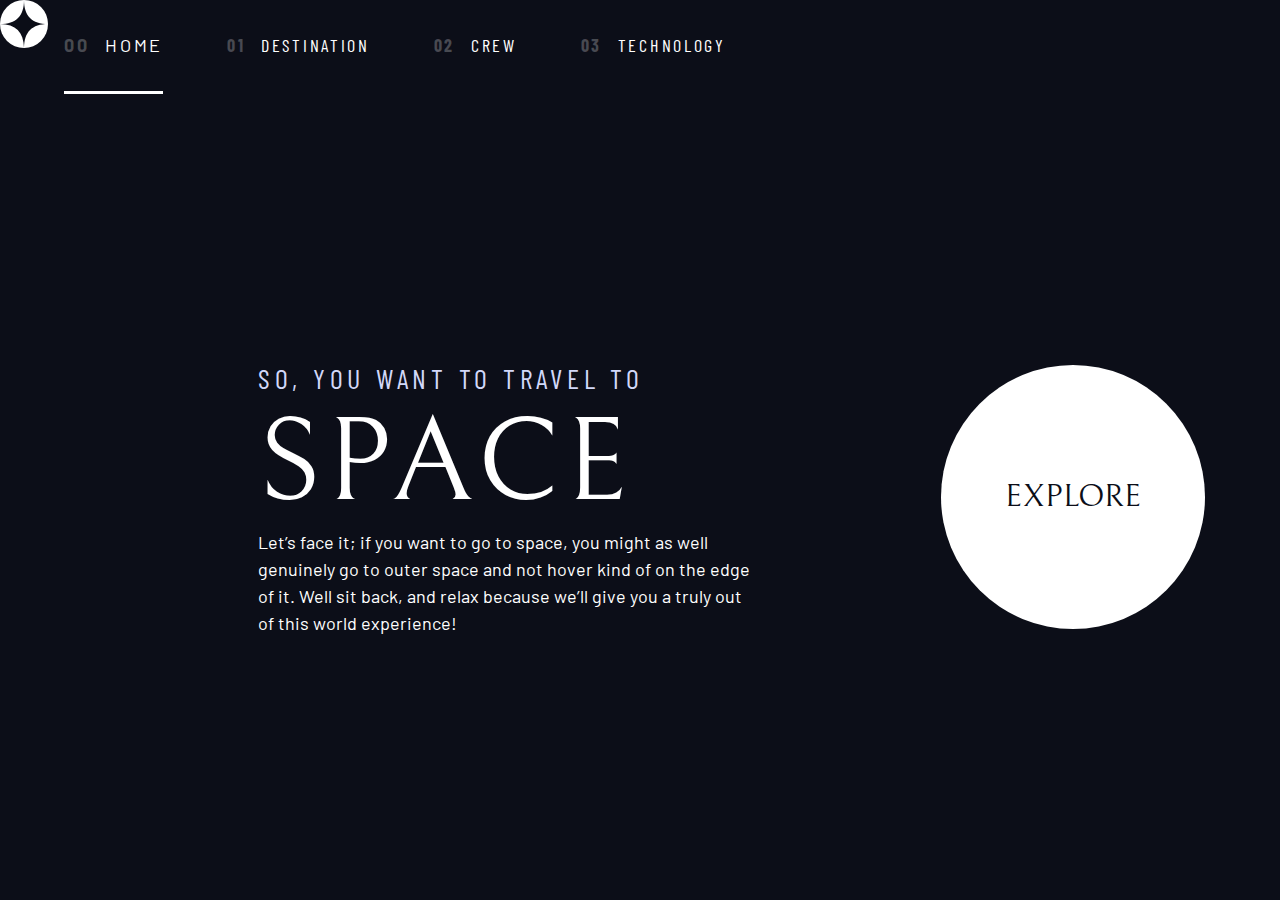
<file: index.html>
<!DOCTYPE html>
<html lang="en">
<head>
  <meta charset="UTF-8">
  <meta name="viewport" content="width=device-width, initial-scale=1.0">

  <link rel="icon" type="image/png" sizes="32x32" href="./assets/favicon-32x32.png">

    <!-- Google fonts -->
    <link rel="preconnect" href="https://fonts.googleapis.com">
    <link rel="preconnect" href="https://fonts.gstatic.com" crossorigin>
    <link href="https://fonts.googleapis.com/css2?family=Barlow+Condensed:wght@400;700&family=Bellefair&family=Barlow:wght@400;700&display=swap"
        rel="stylesheet">

    <link rel="stylesheet" href="index.css">
  
  <title>Frontend Mentor | Space tourism website</title>
</head>
<body class="home">

    <header class="primary-header flex">
        <div>
            <img src="./assets/shared/logo.svg" alt="space tourism logo" class="logo">
        </div>
        <nav>
            <ul class="primary-navigation underline-indicators flex" style="--gap: 4rem">
                <li class="active"><a class="uppercase text-white letter-spacing-2" href="index.html"><span>00</span> Home</a></li>
                <li><a class="uppercase ff-sans-cond text-white letter-spacing-2" href="destination.html"><span>01</span> Destination</a></li>
                <li><a class="uppercase ff-sans-cond text-white letter-spacing-2" href="crew.html"><span>02</span> Crew</a></li>
                <li><a class="uppercase ff-sans-cond text-white letter-spacing-2" href="technology.html"><span>03</span> Technology</a></li>
            </ul>
        </nav>
    </header>

    <div class="grid-container">
        <div>
            <h1 class="text-accent fs-500 ff-sans-cond uppercase letter-spacing-1">So, you want to travel to
                <span class="d-block fs-900 ff-serif text-white">Space</span></h1>

            <p>Let’s face it; if you want to go to space, you might as well genuinely go to 
            outer space and not hover kind of on the edge of it. Well sit back, and relax 
            because we’ll give you a truly out of this world experience!</p>
        </div>
        <div>
            <a href="#" class="large-button uppercase ff-serif text-dark bg-white">Explore</a>
        </div>
    </div>

</body>
</html>
</file>
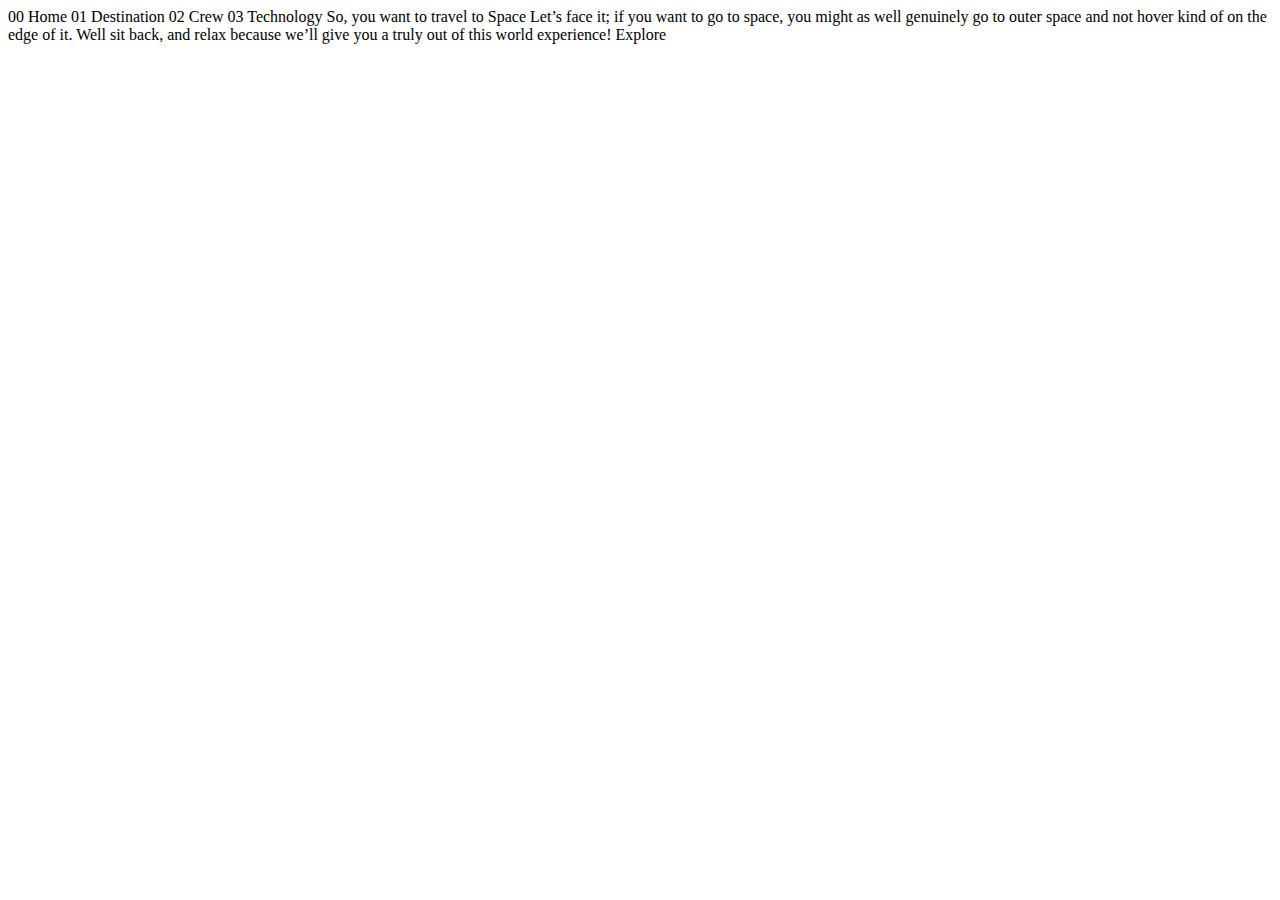
<file: ref-src/index.html>
<!DOCTYPE html>
<html lang="en">
<head>
  <meta charset="UTF-8">
  <meta name="viewport" content="width=device-width, initial-scale=1.0">

  <link rel="icon" type="image/png" sizes="32x32" href="./assets/favicon-32x32.png">
  
  <title>Frontend Mentor | Space tourism website</title>
</head>
<body>

  00 Home
  01 Destination
  02 Crew
  03 Technology

  So, you want to travel to
  Space
  Let’s face it; if you want to go to space, you might as well genuinely go to 
  outer space and not hover kind of on the edge of it. Well sit back, and relax 
  because we’ll give you a truly out of this world experience!

  Explore

</body>
</html>
</file>
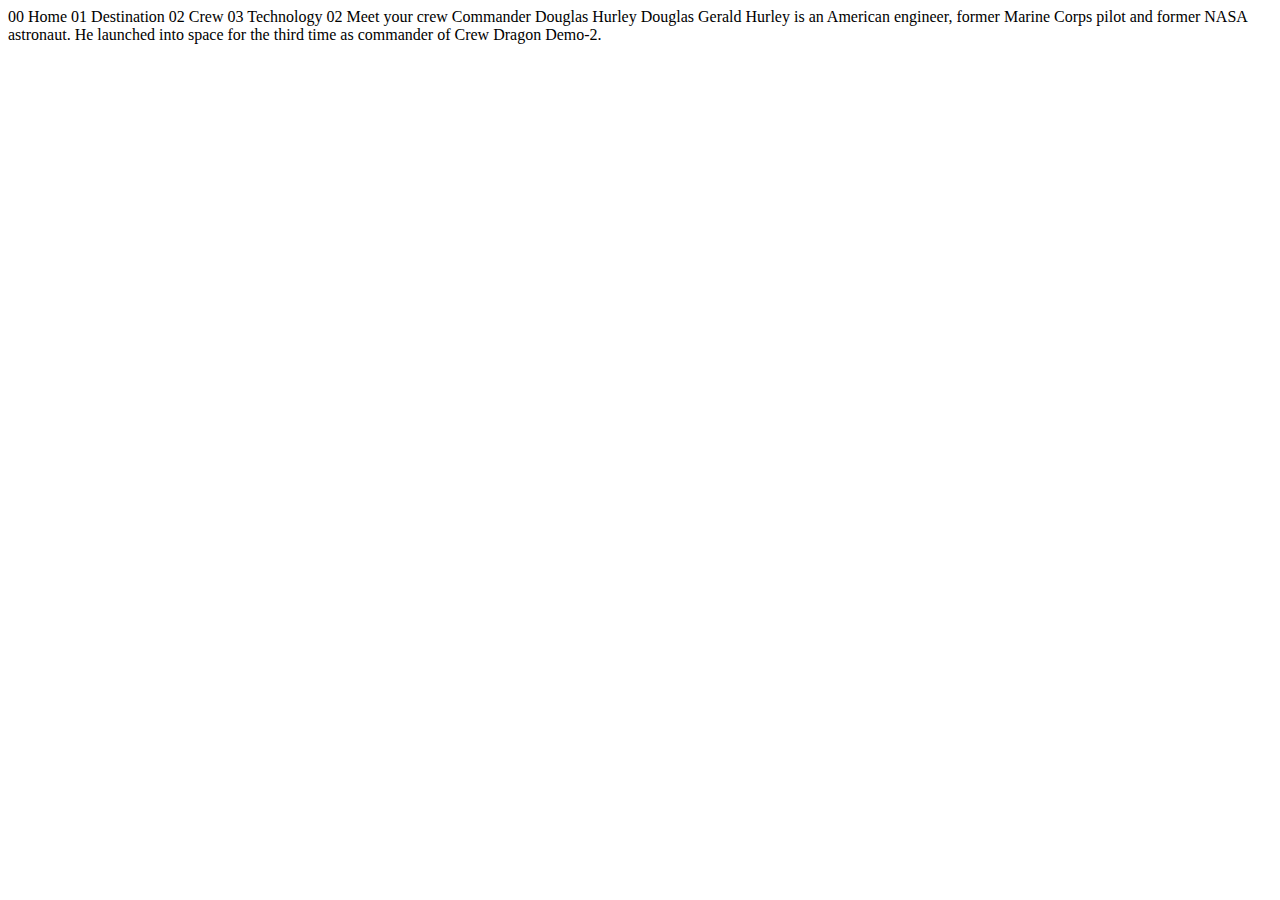
<file: ref-src/crew-commander.html>
<!DOCTYPE html>
<html lang="en">
<head>
  <meta charset="UTF-8">
  <meta name="viewport" content="width=device-width, initial-scale=1.0">

  <link rel="icon" type="image/png" sizes="32x32" href="./assets/favicon-32x32.png">
  
  <title>Frontend Mentor | Space tourism website</title>
</head>
<body>

  00 Home
  01 Destination
  02 Crew
  03 Technology

  02 Meet your crew

  Commander
  Douglas Hurley

  Douglas Gerald Hurley is an American engineer, former Marine Corps pilot 
  and former NASA astronaut. He launched into space for the third time as 
  commander of Crew Dragon Demo-2.
</body>
</html>
</file>
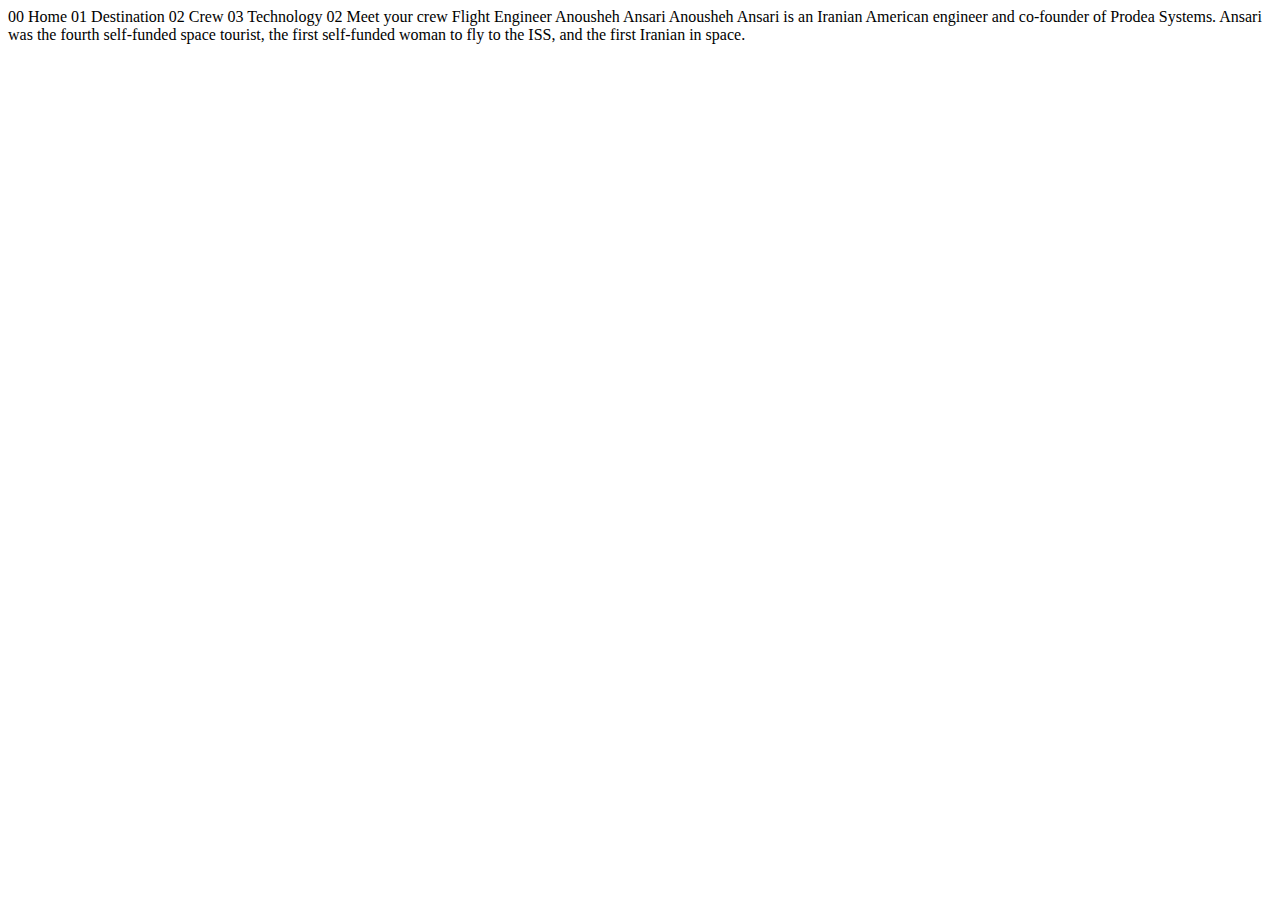
<file: ref-src/crew-engineer.html>
<!DOCTYPE html>
<html lang="en">
<head>
  <meta charset="UTF-8">
  <meta name="viewport" content="width=device-width, initial-scale=1.0">

  <link rel="icon" type="image/png" sizes="32x32" href="./assets/favicon-32x32.png">
  
  <title>Frontend Mentor | Space tourism website</title>
</head>
<body>

  00 Home
  01 Destination
  02 Crew
  03 Technology

  02 Meet your crew

  Flight Engineer
  Anousheh Ansari

  Anousheh Ansari is an Iranian American engineer and co-founder of Prodea Systems. 
  Ansari was the fourth self-funded space tourist, the first self-funded woman to 
  fly to the ISS, and the first Iranian in space. 
</body>
</html>
</file>
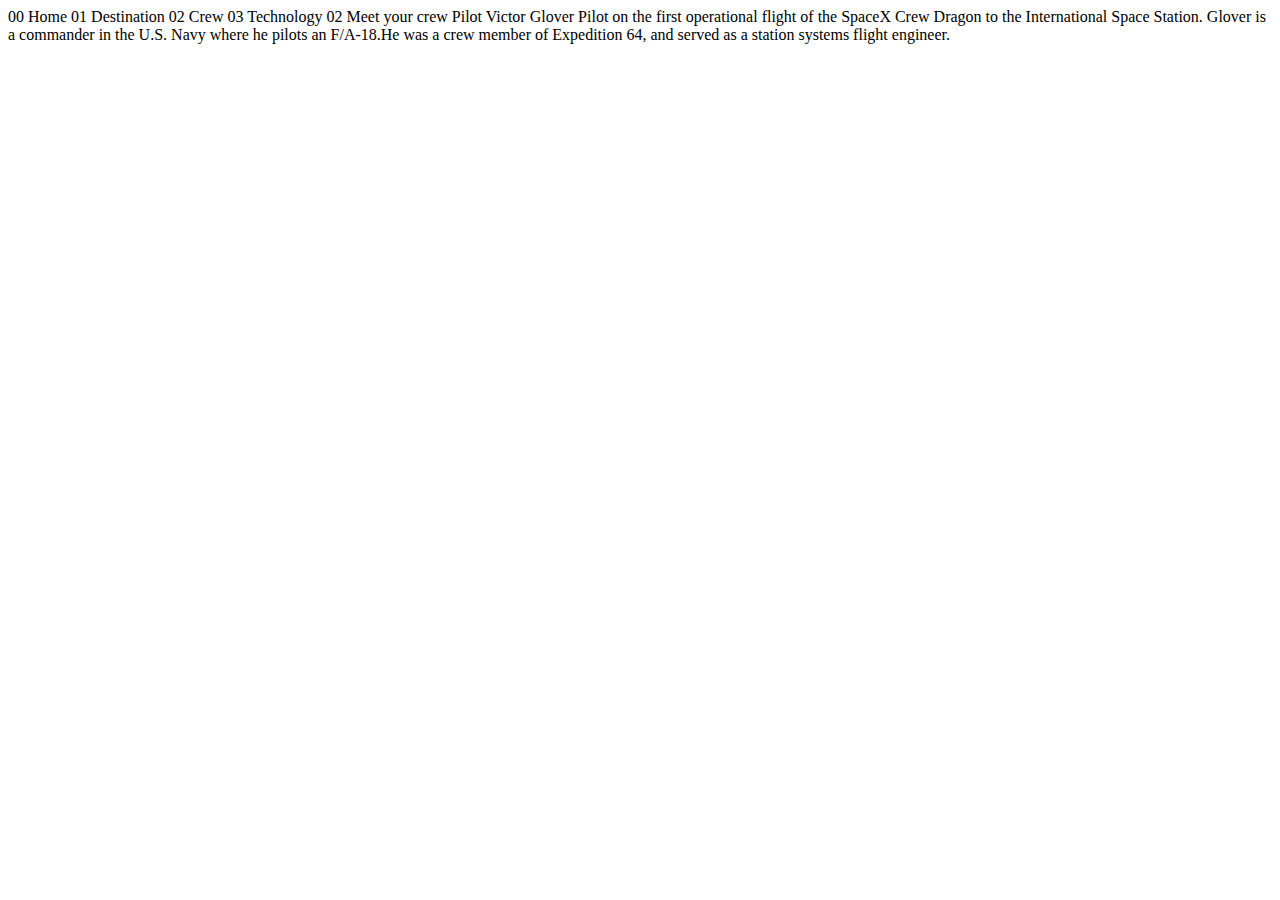
<file: ref-src/crew-pilot.html>
<!DOCTYPE html>
<html lang="en">
<head>
  <meta charset="UTF-8">
  <meta name="viewport" content="width=device-width, initial-scale=1.0">

  <link rel="icon" type="image/png" sizes="32x32" href="./assets/favicon-32x32.png">
  
  <title>Frontend Mentor | Space tourism website</title>
</head>
<body>

  00 Home
  01 Destination
  02 Crew
  03 Technology

  02 Meet your crew

  Pilot
  Victor Glover

  Pilot on the first operational flight of the SpaceX Crew Dragon to the 
  International Space Station. Glover is a commander in the U.S. Navy where 
  he pilots an F/A-18.He was a crew member of Expedition 64, and served as a 
  station systems flight engineer. 
</body>
</html>
</file>
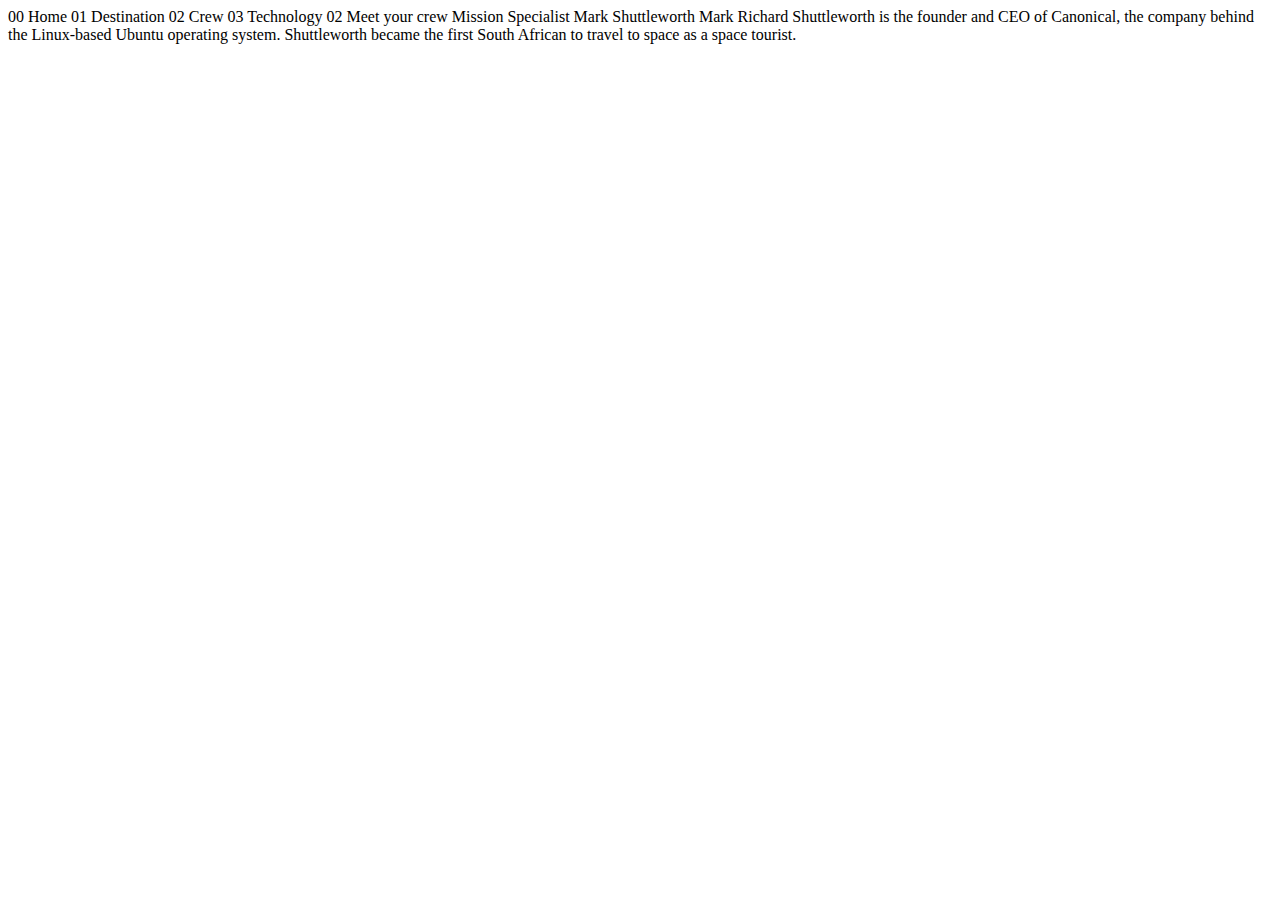
<file: ref-src/crew-specialist.html>
<!DOCTYPE html>
<html lang="en">
<head>
  <meta charset="UTF-8">
  <meta name="viewport" content="width=device-width, initial-scale=1.0">

  <link rel="icon" type="image/png" sizes="32x32" href="./assets/favicon-32x32.png">
  
  <title>Frontend Mentor | Space tourism website</title>
</head>
<body>

  00 Home
  01 Destination
  02 Crew
  03 Technology

  02 Meet your crew

  Mission Specialist
  Mark Shuttleworth

  Mark Richard Shuttleworth is the founder and CEO of Canonical, the company behind 
  the Linux-based Ubuntu operating system. Shuttleworth became the first South 
  African to travel to space as a space tourist.
</body>
</html>
</file>
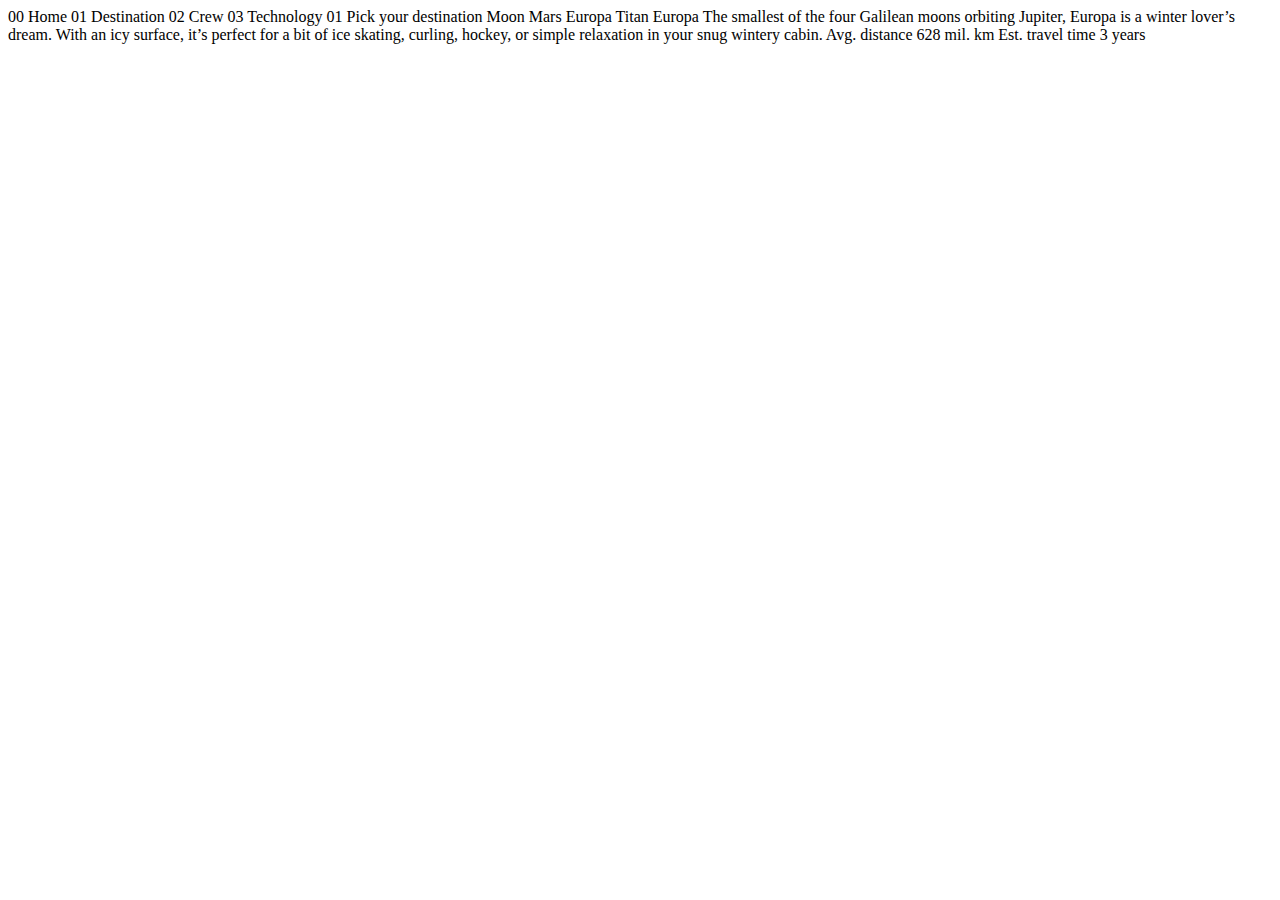
<file: ref-src/destination-europa.html>
<!DOCTYPE html>
<html lang="en">
<head>
  <meta charset="UTF-8">
  <meta name="viewport" content="width=device-width, initial-scale=1.0">

  <link rel="icon" type="image/png" sizes="32x32" href="./assets/favicon-32x32.png">
  
  <title>Frontend Mentor | Space tourism website</title>
</head>
<body>

  00 Home
  01 Destination
  02 Crew
  03 Technology

  01 Pick your destination

  Moon
  Mars
  Europa
  Titan

  Europa

  The smallest of the four Galilean moons orbiting Jupiter, Europa is a 
  winter lover’s dream. With an icy surface, it’s perfect for a bit of 
  ice skating, curling, hockey, or simple relaxation in your snug 
  wintery cabin.

  Avg. distance
  628 mil. km

  Est. travel time
  3 years
</body>
</html>
</file>
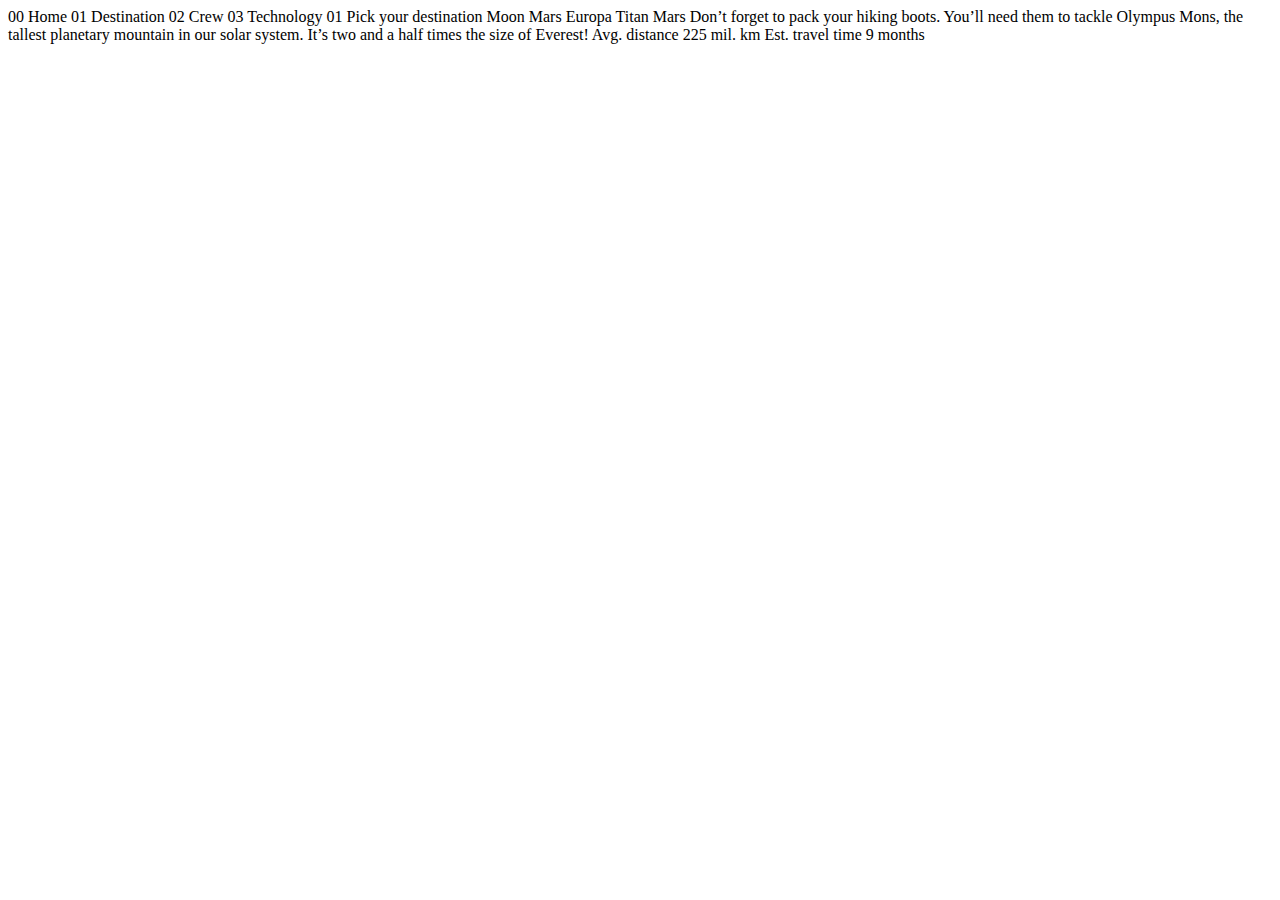
<file: ref-src/destination-mars.html>
<!DOCTYPE html>
<html lang="en">
<head>
  <meta charset="UTF-8">
  <meta name="viewport" content="width=device-width, initial-scale=1.0">

  <link rel="icon" type="image/png" sizes="32x32" href="./assets/favicon-32x32.png">
  
  <title>Frontend Mentor | Space tourism website</title>
</head>
<body>

  00 Home
  01 Destination
  02 Crew
  03 Technology

  01 Pick your destination

  Moon
  Mars
  Europa
  Titan

  Mars

  Don’t forget to pack your hiking boots. You’ll need them to tackle Olympus Mons, 
  the tallest planetary mountain in our solar system. It’s two and a half times 
  the size of Everest!

  Avg. distance
  225 mil. km

  Est. travel time
  9 months
</body>
</html>
</file>
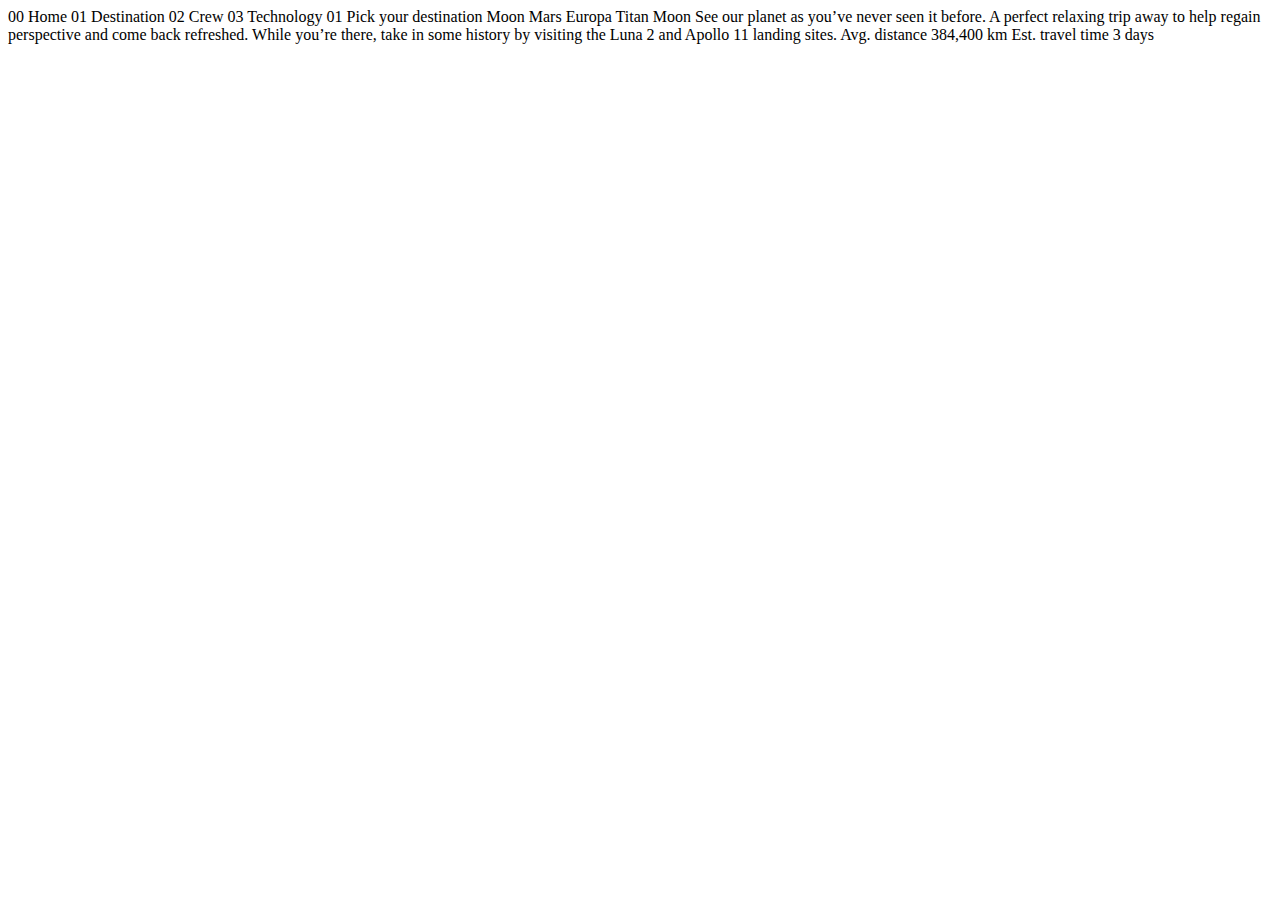
<file: ref-src/destination-moon.html>
<!DOCTYPE html>
<html lang="en">
<head>
  <meta charset="UTF-8">
  <meta name="viewport" content="width=device-width, initial-scale=1.0">

  <link rel="icon" type="image/png" sizes="32x32" href="./assets/favicon-32x32.png">
  
  <title>Frontend Mentor | Space tourism website</title>
</head>
<body>

  00 Home
  01 Destination
  02 Crew
  03 Technology

  01 Pick your destination

  Moon
  Mars
  Europa
  Titan

  Moon

  See our planet as you’ve never seen it before. A perfect relaxing trip away to help 
  regain perspective and come back refreshed. While you’re there, take in some history 
  by visiting the Luna 2 and Apollo 11 landing sites.

  Avg. distance
  384,400 km

  Est. travel time
  3 days
</body>
</html>
</file>
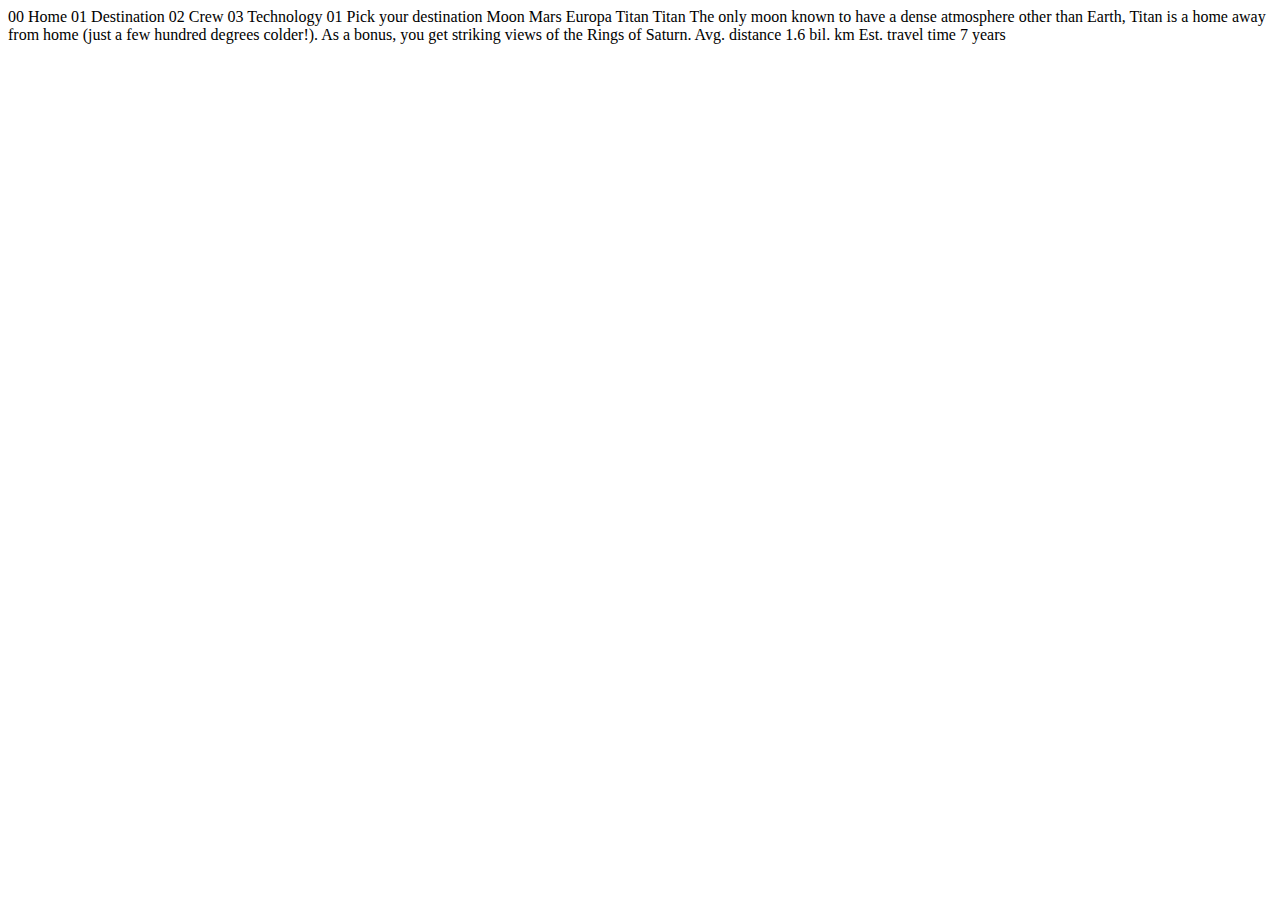
<file: ref-src/destination-titan.html>
<!DOCTYPE html>
<html lang="en">
<head>
  <meta charset="UTF-8">
  <meta name="viewport" content="width=device-width, initial-scale=1.0">

  <link rel="icon" type="image/png" sizes="32x32" href="./assets/favicon-32x32.png">
  
  <title>Frontend Mentor | Space tourism website</title>
</head>
<body>

  00 Home
  01 Destination
  02 Crew
  03 Technology

  01 Pick your destination

  Moon
  Mars
  Europa
  Titan

  Titan

  The only moon known to have a dense atmosphere other than Earth, Titan 
  is a home away from home (just a few hundred degrees colder!). As a 
  bonus, you get striking views of the Rings of Saturn.

  Avg. distance
  1.6 bil. km

  Est. travel time
  7 years
</body>
</html>
</file>
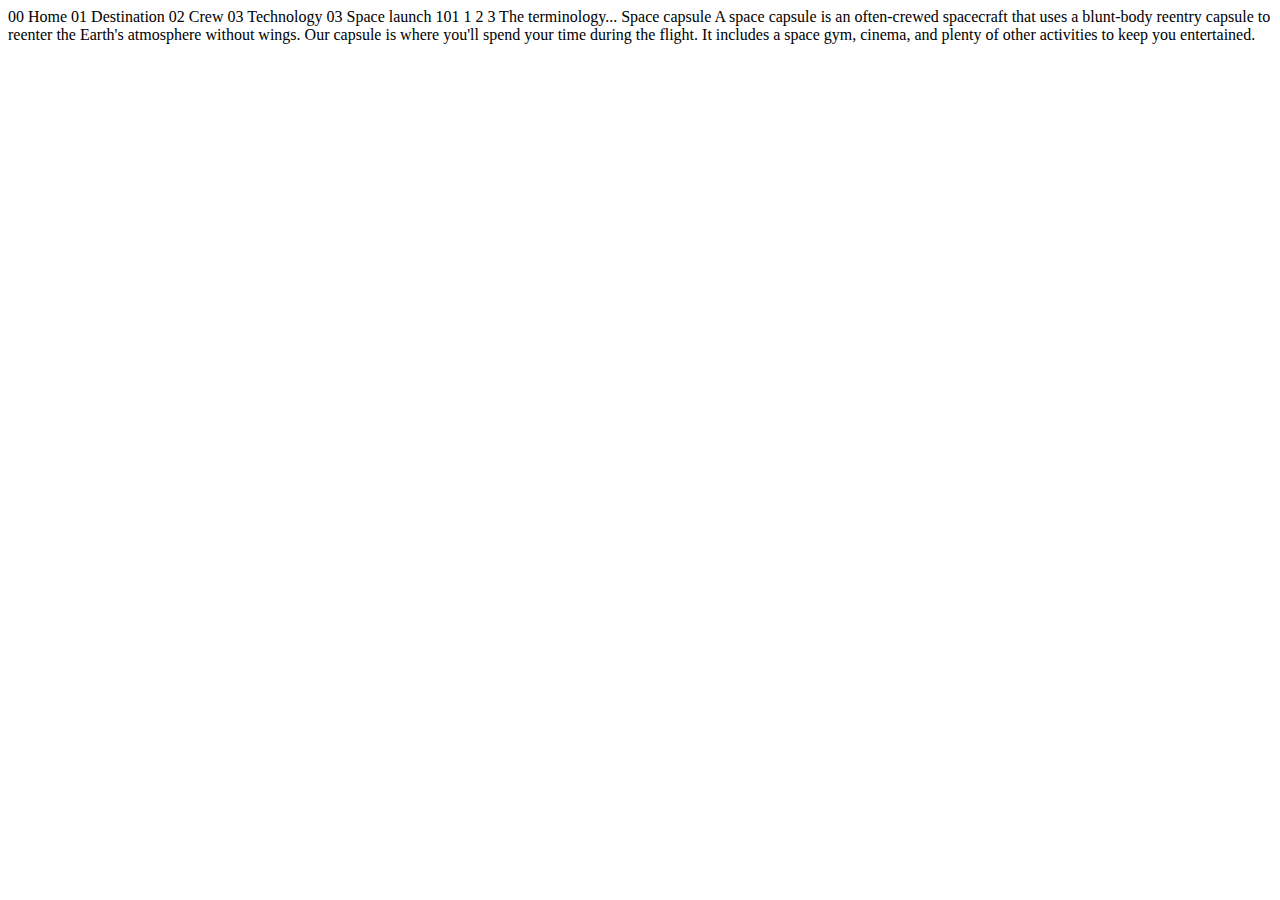
<file: ref-src/technology-capsule.html>
<!DOCTYPE html>
<html lang="en">
<head>
  <meta charset="UTF-8">
  <meta name="viewport" content="width=device-width, initial-scale=1.0">

  <link rel="icon" type="image/png" sizes="32x32" href="./assets/favicon-32x32.png">
  
  <title>Frontend Mentor | Space tourism website</title>
</head>
<body>

  00 Home
  01 Destination
  02 Crew
  03 Technology

  03 Space launch 101

  1
  2
  3

  The terminology...
  Space capsule

  A space capsule is an often-crewed spacecraft that uses a blunt-body reentry 
  capsule to reenter the Earth's atmosphere without wings. Our capsule is where 
  you'll spend your time during the flight. It includes a space gym, cinema, 
  and plenty of other activities to keep you entertained.
</body>
</html>
</file>
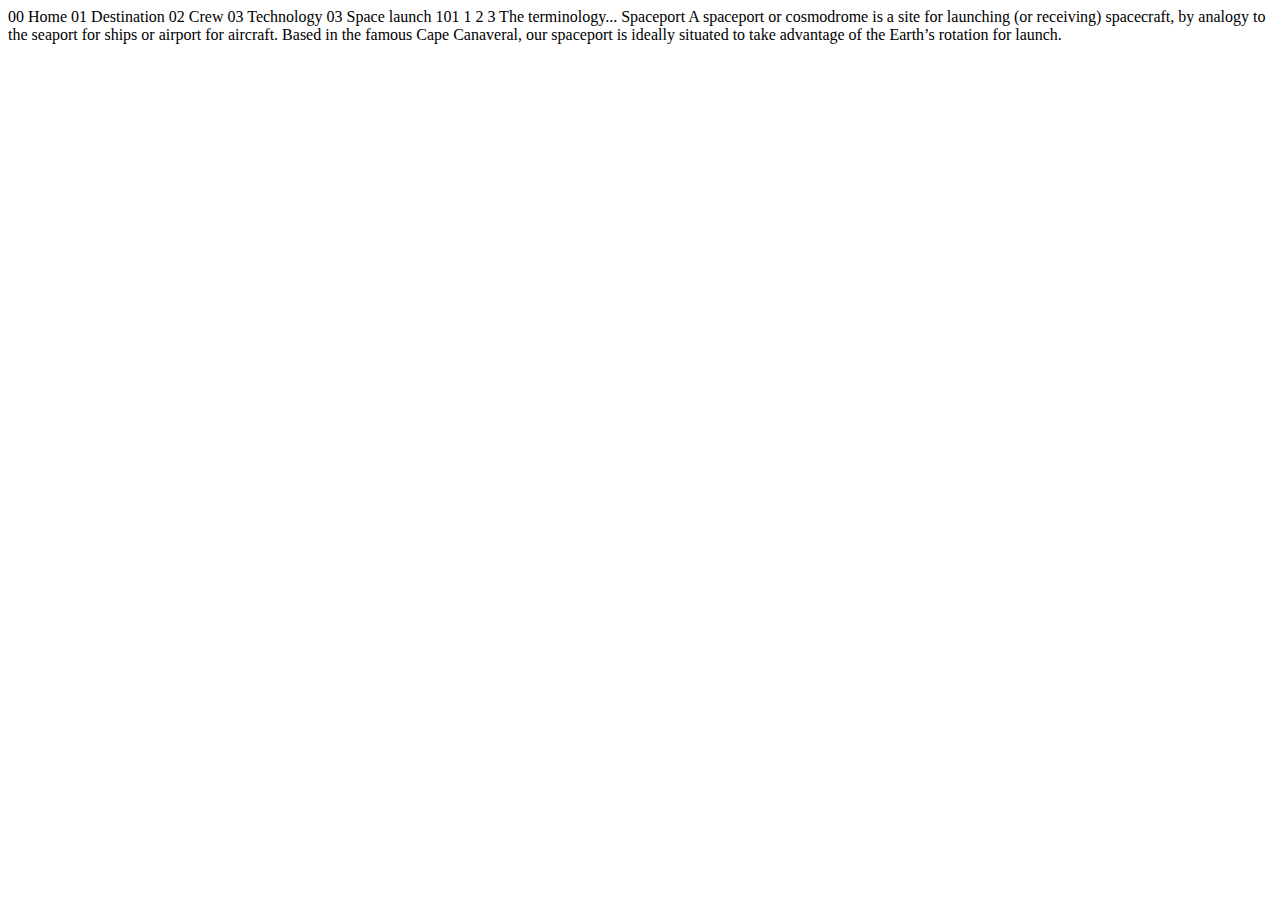
<file: ref-src/technology-spaceport.html>
<!DOCTYPE html>
<html lang="en">
<head>
  <meta charset="UTF-8">
  <meta name="viewport" content="width=device-width, initial-scale=1.0">

  <link rel="icon" type="image/png" sizes="32x32" href="./assets/favicon-32x32.png">
  
  <title>Frontend Mentor | Space tourism website</title>
</head>
<body>

  00 Home
  01 Destination
  02 Crew
  03 Technology

  03 Space launch 101

  1
  2
  3

  The terminology...
  Spaceport

  A spaceport or cosmodrome is a site for launching (or receiving) spacecraft, 
  by analogy to the seaport for ships or airport for aircraft. Based in the 
  famous Cape Canaveral, our spaceport is ideally situated to take advantage 
  of the Earth’s rotation for launch.
</body>
</html>
</file>
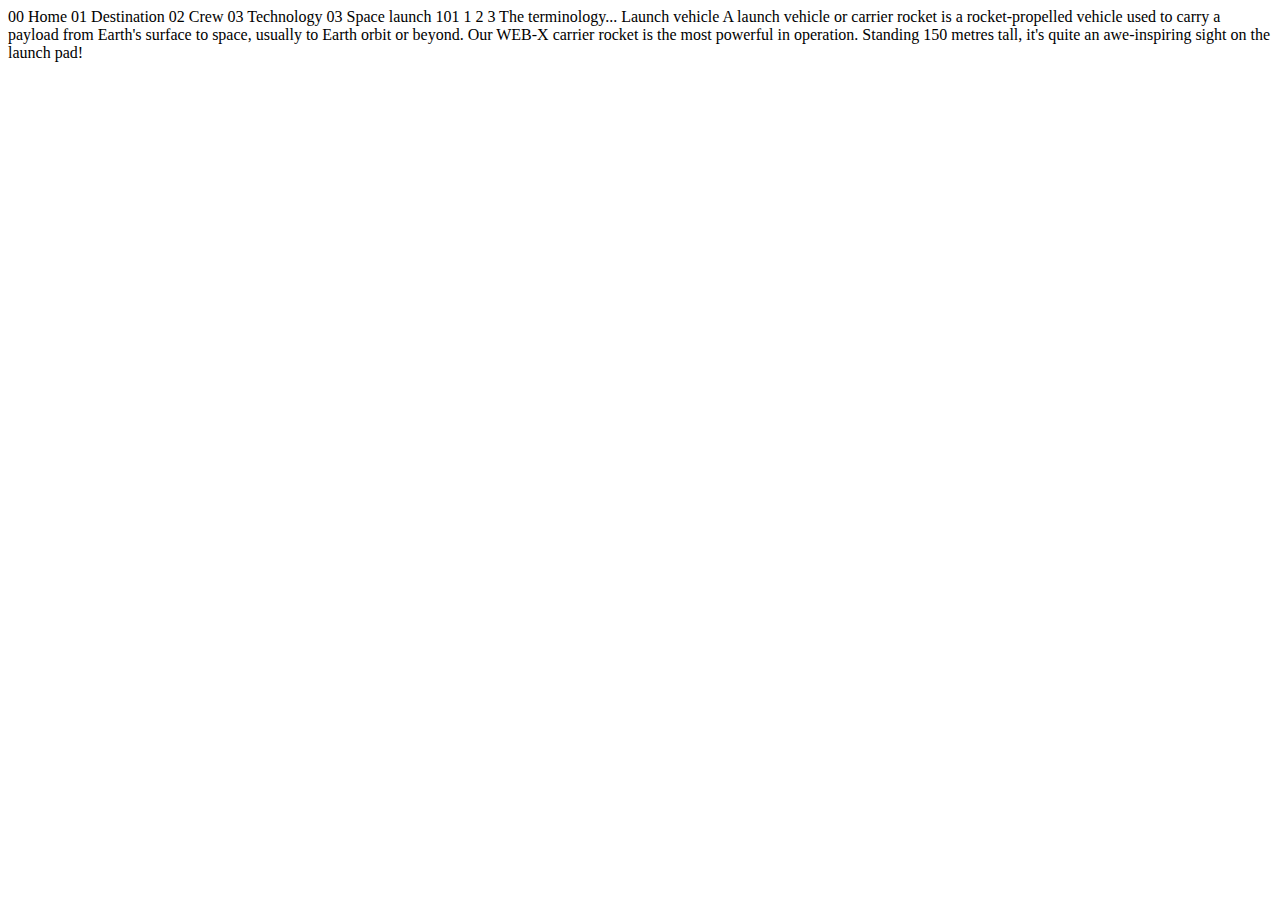
<file: ref-src/technology-vehicle.html>
<!DOCTYPE html>
<html lang="en">
<head>
  <meta charset="UTF-8">
  <meta name="viewport" content="width=device-width, initial-scale=1.0">

  <link rel="icon" type="image/png" sizes="32x32" href="./assets/favicon-32x32.png">
  
  <title>Frontend Mentor | Space tourism website</title>
</head>
<body>

  00 Home
  01 Destination
  02 Crew
  03 Technology

  03 Space launch 101

  1
  2
  3

  The terminology...
  Launch vehicle

  A launch vehicle or carrier rocket is a rocket-propelled vehicle used to carry a 
  payload from Earth's surface to space, usually to Earth orbit or beyond. Our 
  WEB-X carrier rocket is the most powerful in operation. Standing 150 metres tall, 
  it's quite an awe-inspiring sight on the launch pad!
</body>
</html>
</file>
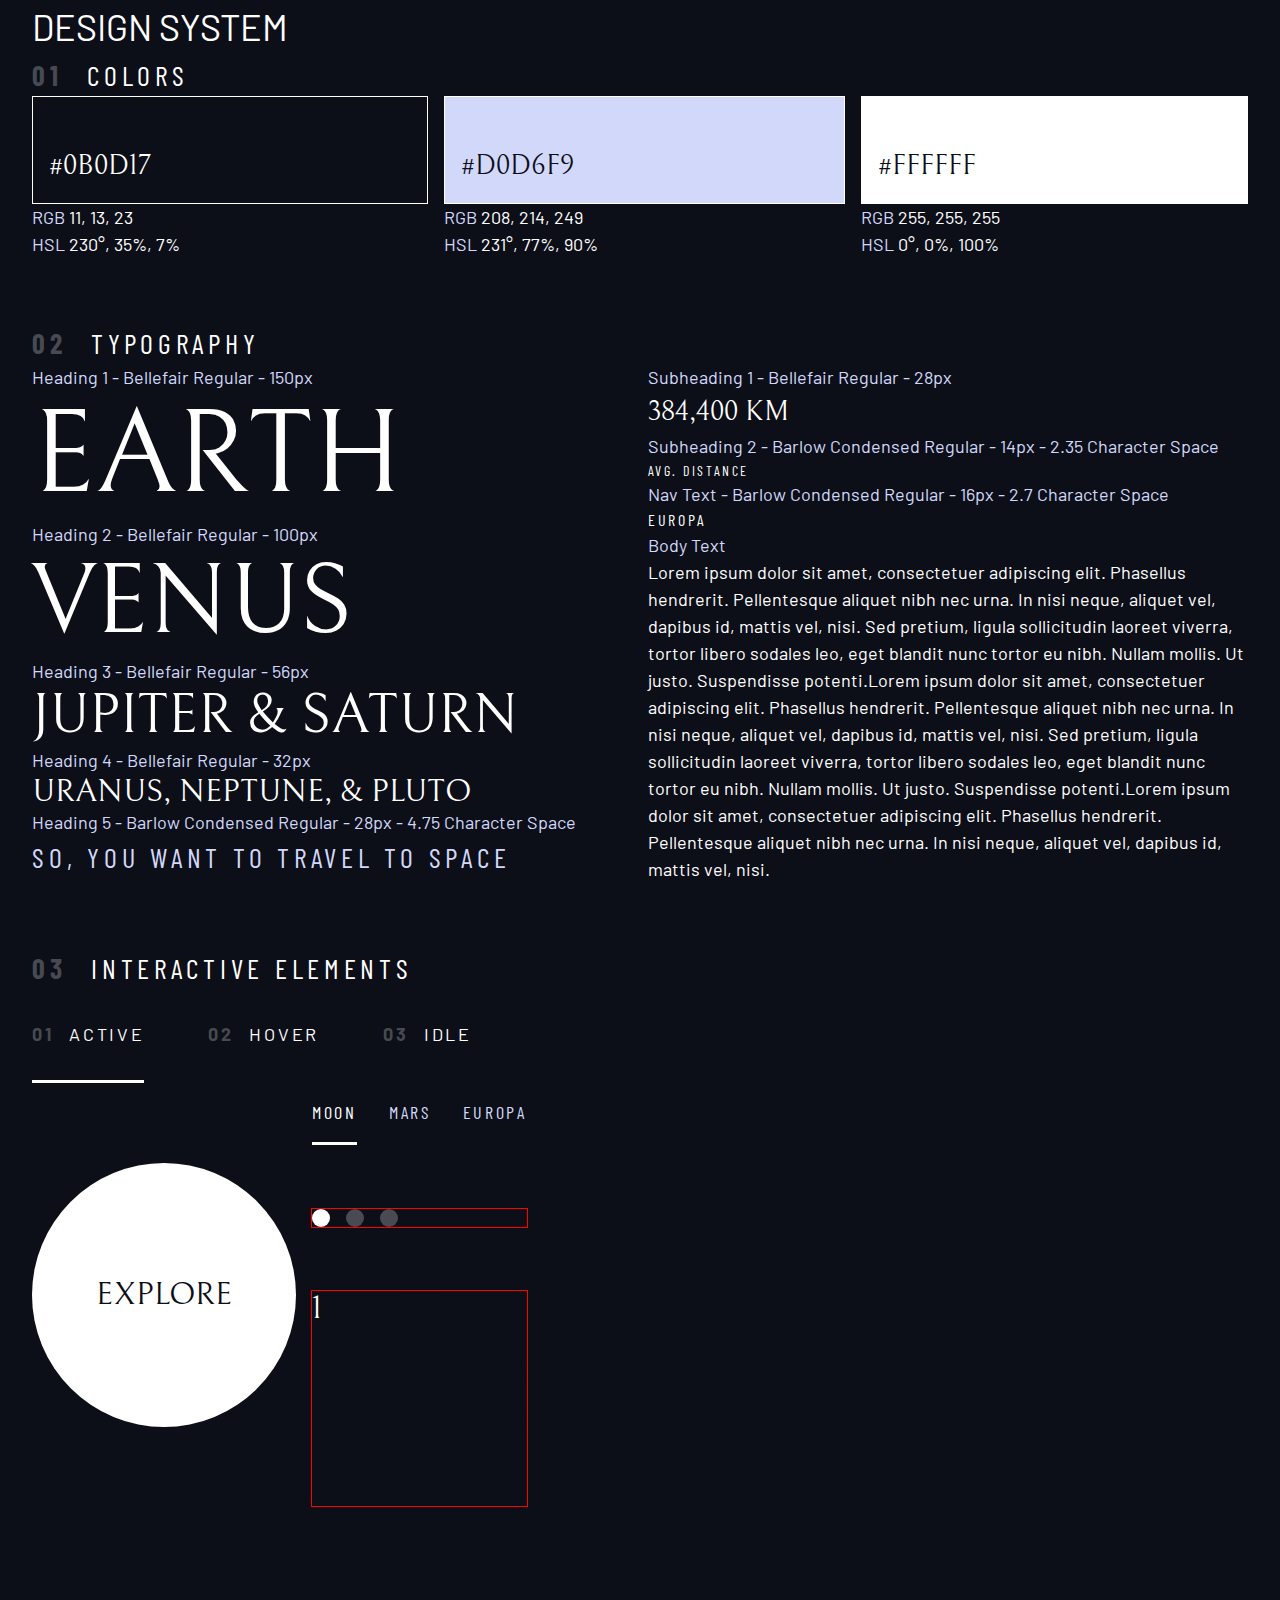
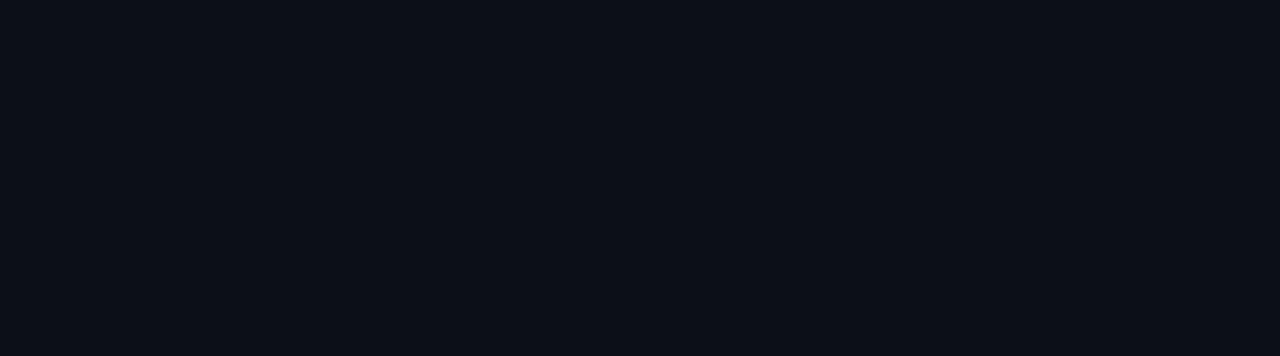
<file: the-design-system/preview.html>
<!DOCTYPE html>
<html lang="en">
<head>
    <title>Design System</title>

    <!-- Google fonts -->
    <link rel="preconnect" href="https://fonts.googleapis.com">
    <link rel="preconnect" href="https://fonts.gstatic.com" crossorigin>
    <link href="https://fonts.googleapis.com/css2?family=Barlow+Condensed:wght@400;700&family=Bellefair&family=Barlow:wght@400;700&display=swap"
        rel="stylesheet">

    <link rel="stylesheet" href="../index.css">

</head>
<body>
    <div class="container">
        <h1 class="uppercase">Design System</h1>

        <section id="colors">
            <h2 class="numbered-title"><span>01</span> colors</h2>
            <div class="flex">
                <div style="flex-grow: 1;">
                    <div class="bg-dark text-white ff-serif fs-500" style="padding: 3rem 1rem 1rem; border: 1px solid white">#0B0D17</div>
                    <p><span class="text-accent">RGB</span> 11, 13, 23</p>
                    <p><span class="text-accent">HSL</span> 230°, 35%, 7%</p>
                </div>
                <div style="flex-grow: 1;">
                    <div class="bg-accent text-dark ff-serif fs-500" style="padding: 3rem 1rem 1rem; border: 1px solid white">#D0D6F9</div>
                    <p><span class="text-accent">RGB</span> 208, 214, 249</p>
                    <p><span class="text-accent">HSL</span> 231°, 77%, 90%</p>
                </div>
                <div style="flex-grow: 1;">
                    <div class="bg-white text-dark ff-serif fs-500" style="padding: 3rem 1rem 1rem; border: 1px solid white;">#FFFFFF</div>
                    <p><span class="text-accent">RGB</span> 255, 255, 255</p>
                    <p><span class="text-accent">HSL</span> 0°, 0%, 100%</p>
                </div>
            </div>
        </section>

        <section id="typography"  style="margin: 4rem 0">
            <h2 class="numbered-title"><span>02 </span>Typography</h2>
            <div class="flex">
                <div class="" style="flex-basis: 100%">
                    <div> 
                        <p class="text-accent">Heading 1 - Bellefair Regular - 150px</p>
                        <p class="fs-900 ff-serif uppercase">Earth</p>
                    </div>
                    <div> 
                        <p class="text-accent">Heading 2 - Bellefair Regular - 100px</p>
                        <p class="fs-800 ff-serif uppercase">Venus</p>
                    </div>
                    <div> 
                        <p class="text-accent">Heading 3 - Bellefair Regular - 56px</p>
                        <p class="fs-700 ff-serif uppercase">Jupiter & Saturn</p>
                    </div>
                    <div> 
                        <p class="text-accent">Heading 4 - Bellefair Regular - 32px</p>
                        <p class="fs-600 ff-serif uppercase">Uranus, Neptune, & Pluto</p>
                    </div>
                    <div> 
                        <p class="text-accent">Heading 5 - Barlow Condensed Regular - 28px - 4.75 Character Space</p>
                        <p class="text-accent fs-500 ff-sans-cond uppercase letter-spacing-1">So, you want to travel to space</p>
                    </div>
                
                </div>
                
                <div class="" style="flex-basis: 100%">
                    <div> 
                        <p class="text-accent">Subheading 1 - Bellefair Regular - 28px</p>
                        <p class="fs-500 ff-serif uppercase">384,400 km</p>
                    </div>
                    <div> 
                        <p class="text-accent">Subheading 2 - Barlow Condensed Regular - 14px - 2.35 Character Space</p>
                        <p class="fs-200 uppercase ff-sans-cond letter-spacing-3">Avg. Distance</p>
                    </div>
                    <div> 
                        <p class="text-accent">Nav Text - Barlow Condensed Regular - 16px - 2.7 Character Space</p>
                        <p class="fs-300 uppercase ff-sans-cond letter-spacing-2">Europa</p>
                    </div>
                    <div> 
                        <p class="text-accent">Body Text</p>
                        <p>Lorem ipsum dolor sit amet, consectetuer adipiscing elit. Phasellus hendrerit. Pellentesque aliquet nibh nec urna. In nisi neque, aliquet vel, dapibus id, mattis vel, nisi. Sed pretium, ligula sollicitudin laoreet viverra, tortor libero sodales leo, eget blandit nunc tortor eu nibh. Nullam mollis. Ut justo. Suspendisse potenti.Lorem ipsum dolor sit amet, consectetuer adipiscing elit. Phasellus hendrerit. Pellentesque aliquet nibh nec urna. In nisi neque, aliquet vel, dapibus id, mattis vel, nisi. Sed pretium, ligula sollicitudin laoreet viverra, tortor libero sodales leo, eget blandit nunc tortor eu nibh. Nullam mollis. Ut justo. Suspendisse potenti.Lorem ipsum dolor sit amet, consectetuer adipiscing elit. Phasellus hendrerit. Pellentesque aliquet nibh nec urna. In nisi neque, aliquet vel, dapibus id, mattis vel, nisi. </p>
                    </div> 
                </div>
            </div>
        </section>

        <section class="" id="interactive-elements">
            <h2 class="numbered-title"><span>03</span> Interactive elements</h2>
            
            <!-- navigation -->
            <div>
                <nav>
                    <ul class="primary-navigation underline-indicators flex" style="--gap: 4rem">
                        <li class="active"><a class="uppercase text-white letter-spacing-2" href="#"><span>01</span> Active</a></li>
                        <li><a class="uppercase text-white letter-spacing-2" href="#"><span>02</span> Hover</a></li>
                        <li><a class="uppercase text-white letter-spacing-2" href="#"><span>03</span> Idle</a></li>
                    </ul>
                </nav>
            </div>
            
            <div class="flex">
                <div style="margin-top: 5rem">
                    <!-- explore button -->
                    <a href="#" class="large-button uppercase ff-serif fs-600 text-dark bg-white">Explore</a>
                </div>
                
                <div class="flow" style="margin-bottom: 50vh; --flow-space: 4rem">
                    <!-- Tabs -->
                    <div class="tab-list underline-indicators flex">
                        <button aria-selected="true" class="uppercase ff-sans-cond text-accent bg-dark letter-spacing-2">Moon</button>
                        <button aria-selected="false" class="uppercase ff-sans-cond text-accent bg-dark letter-spacing-2">Mars</button>
                        <button aria-selected="false" class="uppercase ff-sans-cond text-accent bg-dark letter-spacing-2">Europa</button>
                    </div>
                    
                    <!-- Dots -->
                    <div class="dot-indicators flex">
                        <button aria-selected="true"><span class="sr-only">Slide title</span></button>
                        <button aria-selected="false"><span class="sr-only">Slide title</span></button>
                        <button aria-selected="false"><span class="sr-only">Slide title</span></button>
                    </div>
                    
                    <!-- Numbers -->
                    <div class="num-indicators grid">
                        <a href="#" class="uppercase ff-serif fs-600 text-white bg-white">1</a>
                    </div>
                </div>
            </div>
            
        </section>

    </div>
</body>
</html>

<!-- <img src="StyleGuide_preview.png" alt="the design system"> -->
</file>
<file: index.css>
/* ----------------------- */
/* Custom properties       */
/* ----------------------- */

:root {
    --clr-dark: 230 35% 7%;
    --clr-light: 231 77% 90%;
    --clr-white: 0 0% 100%;

    /* font-sizes */
    --fs-900: clamp(5rem, 8vw + 1rem, 9.375rem);
    --fs-800: 3.5rem;
    --fs-700: 1.5rem;
    --fs-600: 1rem;
    --fs-500: 1.75rem;
    --fs-400: 0.9375rem;
    --fs-300: 1rem;
    --fs-200: 0.875rem;
    
    /* font-families */
    --ff-serif: "Bellefair", serif;
    --ff-sans-cond: "Barlow Condensed", sans-serif;
    --ff-sans-normal: "Barlow", sans-serif;
}

@media (min-width: 35em) {
    :root {
        /* --fs-900: 9.375rem; */
        --fs-800: 5rem;
        --fs-700: 2.5rem;
        --fs-600: 1.5rem;
        --fs-400: 1rem;
    }
}

@media (min-width: 45em) {
    :root {
        /* font-sizes */
        --fs-800: 6.25rem;
        --fs-700: 3.5rem;
        --fs-600: 2rem;
        --fs-400: 1.125rem;
    }
}

/* ----------------------- */
/* Reset                   */
/* ----------------------- */

/* https://piccalil.li/blog/a-modern-css-reset/ */

/* Box sizing */
*,
*::before,
*::after {
    box-sizing: border-box;
}

/* Reset margins */
body,
h1,
h2,
h3,
h4,
h5,
p,
figure,
picture {
    margin: 0;
}

h1,
h2,
h3,
h4,
h5,
h6,
p {
    font-weight: 400;
}

/* set up the body */
body {
    font-family: var(--ff-sans-normal);
    font-size: var(--fs-400);
    color: hsl( var(--clr-white));
    background-color: hsl( var(--clr-dark) );
    line-height: 1.5;
    min-height: 100vh;

    display: grid;
    grid-template-rows: min-content 1fr;
}

/* make images easier to work with */
img,
picture {
    max-width: 100%;
    display: block;
}

/* make forms easier to work with */
input,
button,
textarea,
select {
    font: inherit;
}

/* remove animations for people who tun them off */
@media (prefers-reduced-motion: reduce) {  
    *,
    *::before,
    *::after {
      animation-duration: 0.01ms !important;
      animation-iteration-count: 1 !important;
      transition-duration: 0.01ms !important;
      scroll-behavior: auto !important;
    }
}

/* ----------------------- */
/* Utility                   */
/* ----------------------- */

.flex {
    display: flex;
    gap: var(--gap, 1rem);
}

.grid {
    display: grid;
    gap: var(--gap, 1rem);
}

.d-block {
    display: block;
}

.flow > *:where(:not(:first-child)) {
    margin-top: var(--flow-space, 1rem);
    outline: 1px solid red;
}

.container {
    padding-inline: 2rem;
    margin-inline: auto;
    max-width: 80rem;
}

.grid-container {
    display: grid;
    text-align: center;
    place-items: center;
}

.grid-container  * {
    max-width: 50ch;
}

@media (min-width: 45rem) {
    .grid-container {
        text-align: left;
        column-gap: var(--container-gap, 2rem);
        grid-template-columns: minmax(2em, 1fr) repeat(minmax(0, 40rem)) minmax(2em, 1fr);
    }

    .grid-container > *:first-child {
        grid-column: 2;
    }

    .grid-container > *:last-child {
        grid-column: 3;
    }
}

.sr-only {
    position: absolute;
    width: 1px;
    height: 1px;
    padding: 0;
    margin: -1px;
    overflow: hidden;
    clip: rect(0, 0, 0, 0);
    white-space: nowrap; /* added line */
    border: 0;
}

/* Colors */
.bg-dark { background-color: hsl( var(--clr-dark) );}
.bg-accent { background-color: hsl( var(--clr-light) );}
.bg-white { background-color: hsl( var(--clr-white) );}

.text-dark { color: hsl( var(--clr-dark) );}
.text-accent { color: hsl( var(--clr-light) );}
.text-white { color: hsl( var(--clr-white) );}

/* Typography */

.ff-serif { font-family: var(--ff-serif); } 
.ff-sans-cond { font-family: var(--ff-sans-cond); } 
.ff-sans-normal { font-family: var(--ff-sans-normal); } 

.letter-spacing-1 { letter-spacing: 4.75px; } 
.letter-spacing-2 { letter-spacing: 2.7px; } 
.letter-spacing-3 { letter-spacing: 2.35px; } 

.uppercase { text-transform: uppercase; }

.fs-900 { font-size: var(--fs-900); }
.fs-800 { font-size: var(--fs-800); }
.fs-700 { font-size: var(--fs-700); }
.fs-600 { font-size: var(--fs-600); }
.fs-500 { font-size: var(--fs-500); }
.fs-400 { font-size: var(--fs-400); }
.fs-300 { font-size: var(--fs-300); }
.fs-200 { font-size: var(--fs-200); }

.fs-900,
.fs-800,
.fs-700,
.fs-600 {
    line-height: 1.1;
}

.numbered-title {
    font-family: var(--ff-sans-cond);
    font-size: var(--fs-500);
    text-transform: uppercase;
    letter-spacing: 4.72px;
}

.numbered-title span {
    margin-right: .5em;
    font-weight: 700;
    color: hsl( var(--clr-white) / .25);
}

/* -------------------- */
/* Components           */
/* -------------------- */

.large-button {
    font-size: 2rem;
    position: relative;
    display: inline-grid;
    /* z-index: 1; */
    place-items: center;
    padding: 0 2em;
    border-radius: 50%;
    text-decoration: none;
    aspect-ratio: 1;
}

.large-button:after {
    content: '';
    position: absolute;
    z-index: -1;
    width: 100%;
    height: 100%;
    border-radius: 50%;
    background-color: hsl(var(--clr-white) / .15);
    opacity: 0;
    transition: opacity 520ms linear, transform 540ms ease-in-out;
}

.large-button:hover::after,
.large-button:focus::after {
    opacity: 1;
    transform: scale(1.5);
}

.primary-navigation {
    --gap: 8rem;
    --underline-gap: 2rem;
    list-style: none;
    padding: 0;
    margin: 0;
}

.primary-navigation a {
    text-decoration: none;
}

.primary-navigation a > span {
    font-weight: 700;
    margin-right: .5em;
    color: hsl( var(--clr-white) / .25);
}

.underline-indicators > * {
    cursor: pointer;
    padding: var(--underline-gap, 1rem) 0;
    border: 0;
    border-bottom: .2rem solid hsl(var(--clr-white) / 0);
}

.underline-indicators > *:hover,
.underline-indicators > *:focus {
    border-color: hsl(var(--clr-white) / .25);
}

.underline-indicators > .active,
.underline-indicators > [aria-selected="true"] {
    color: hsl(var(--clr-white) / 1);
    border-color: hsl(var(--clr-white) / 1);
}

.tab-list {
    --gap: 2rem;
}

.dot-indicators > * {
    cursor: pointer;
    border: 0;
    border-radius: 50%;
    aspect-ratio: 1;
    padding: .5em;
    background-color: hsl( var(--clr-white) / .25);
}

.dot-indicators > *:hover,
.dot-indicators > *:focus {
    background-color: hsl( var(--clr-white) / .5);
}

.dot-indicators > [aria-selected="true"] {
    background-color: hsl(var(--clr-white) / 1);
}

.num-indicators > * {
    text-decoration: none;
    cursor: pointer;
    border: 1 solid hsl( var(--clr-white) );
    border-radius: 50%;
    aspect-ratio: 1;
    background-color: hsl( var(--clr-dark) );
}
</file>
